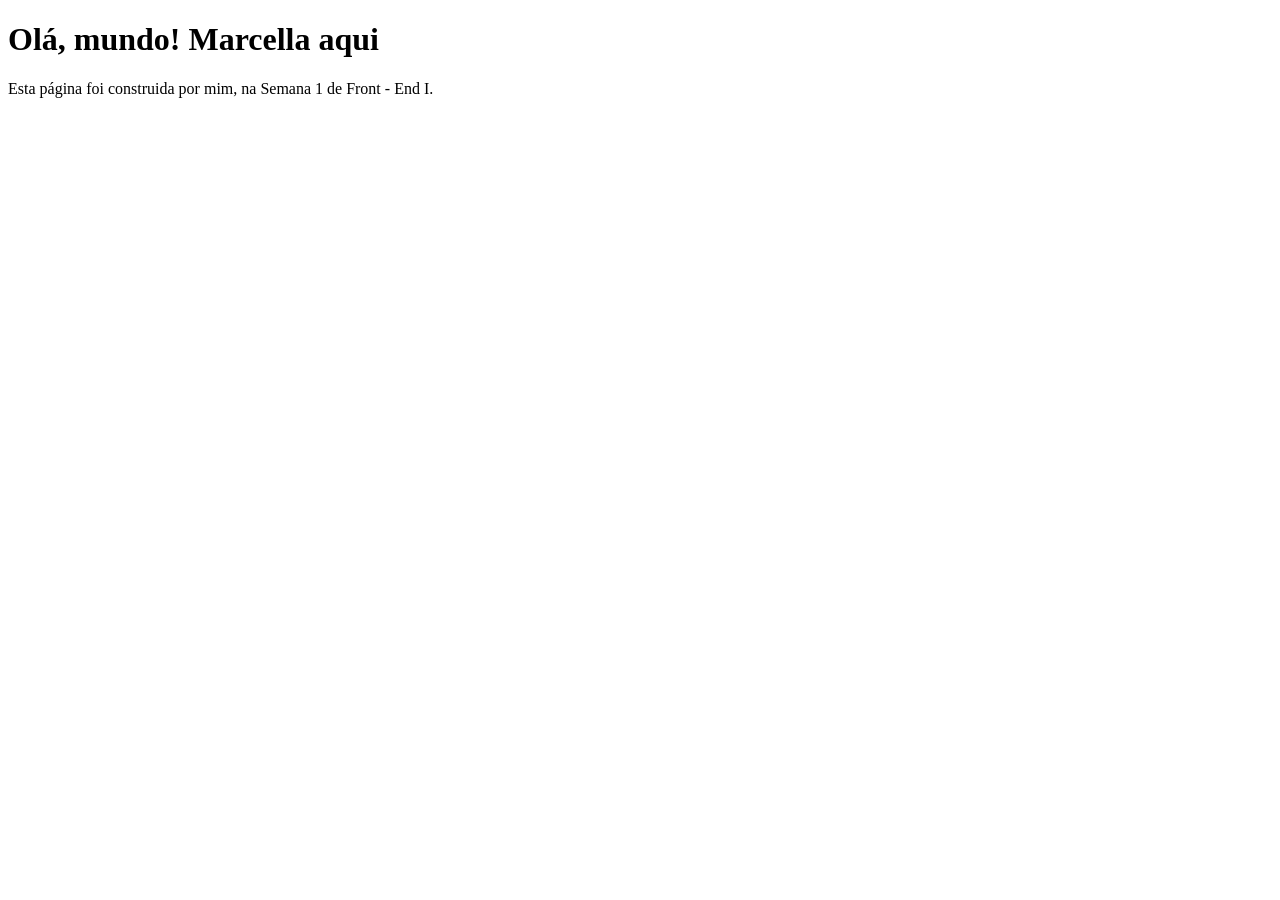
<file: semana01/index.html>
<!DOCTYPE html>
<html lang="pt-BR">
<head>
    <meta charset="UTF-8">
    <title>Minha primeira página</title>
</head>
<body>
    <h1>Olá, mundo! Marcella aqui</h1>
    <p>Esta página foi construida por mim, na Semana 1 de Front - End I.</p>
</body>
</html>
</file>
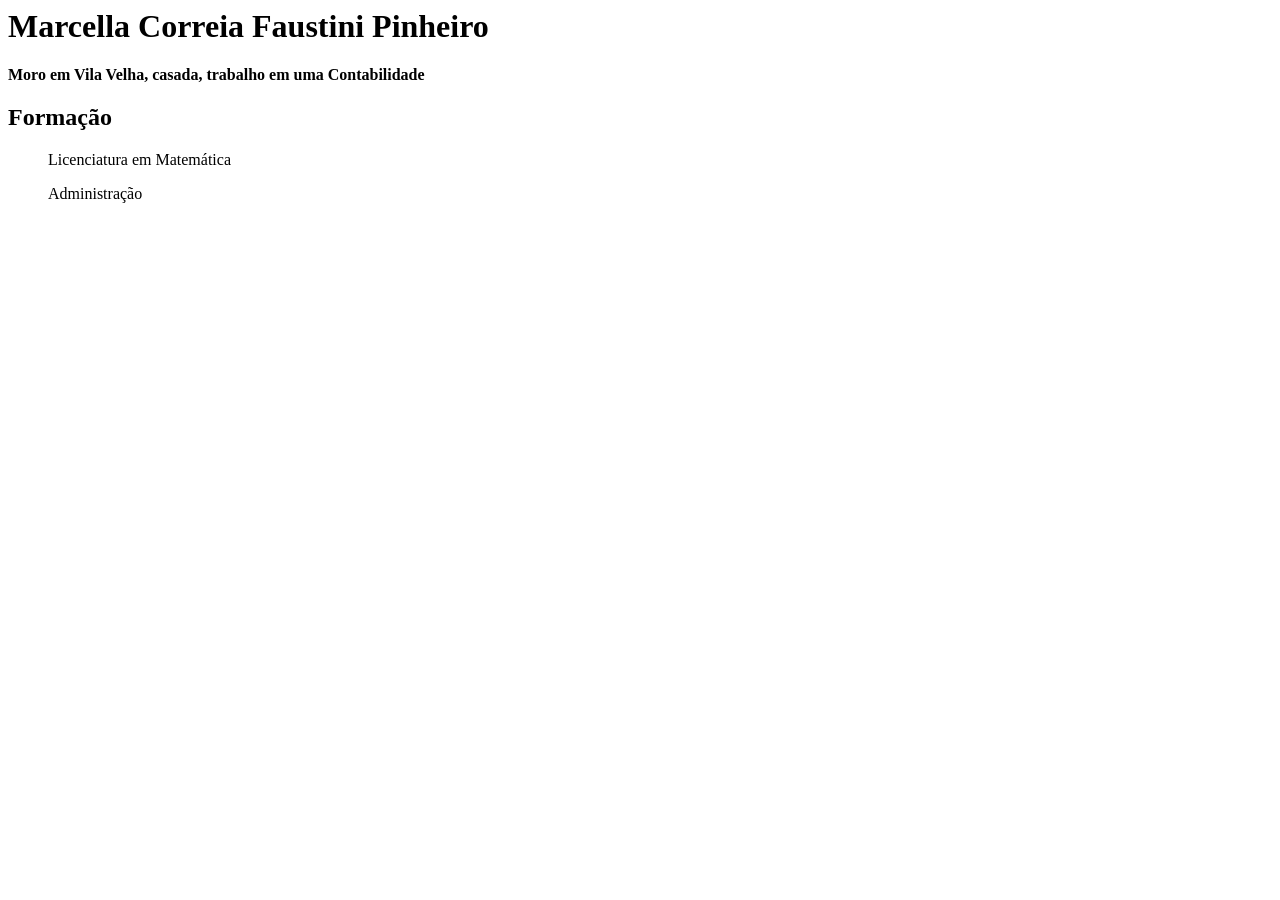
<file: semana03/index.html>
<Doc><!DOCTYPE html>
<html lang="pt-BR">
<head>
    <meta charset="UTF-8">
    <meta name="viewport" content="width=device-width, initial-scale=1.0">
    <title>Meu Perfil</title>
</head>
<body>
    <h1>Marcella Correia Faustini Pinheiro</h1>
    <strong>Moro em Vila Velha, casada, trabalho em uma Contabilidade</strong>
    <h2>Formação</h2>
    <ol>Licenciatura em Matemática</ol>
    <ol>Administração</ol>
    

    
</body>
</html></Doc>
</file>
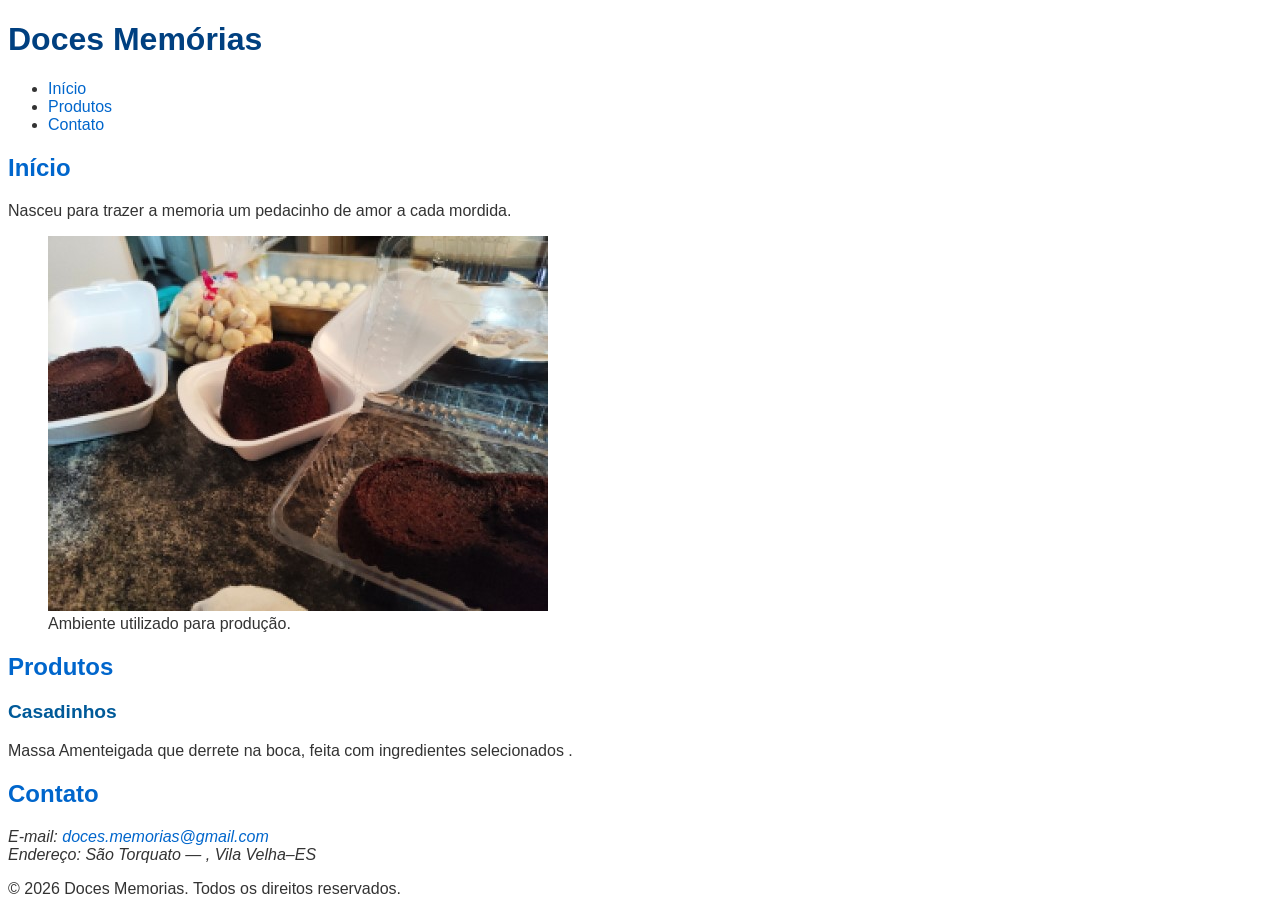
<file: semana05/index.html>
<!DOCTYPE html>
<html lang="pt-BR">
<head>
  <meta charset="UTF-8">
  <meta name="viewport" content="width=device-width, initial-scale=1">
  <title>DocesMemórias - Incubadora</title>
  <link rel="stylesheet" href="style.css">
</head>
<body>
  <header>
    <h1>Doces Memórias</h1>
    <nav>
      <ul>
        <li><a href="#inicio">Início</a></li>
        <li><a href="#produtos">Produtos</a></li>
        <li><a href="#contato">Contato</a></li>
      </ul>
    </nav>
  </header>

  <main id="conteudo">
    <section id="inicio">
      <h2>Início</h2>
      <p>Nasceu para trazer a memoria um pedacinho de amor a cada mordida.</p>
      <figure>
        <img src="apresentacao.jpg" alt="Nossa produção">
        <figcaption>Ambiente utilizado para produção.</figcaption>
      </figure>
    </section>

    <section id="produtos">
      <h2>Produtos</h2>
      <article>
        <h3>Casadinhos</h3>
        <p>Massa Amenteigada que derrete na boca, feita com ingredientes selecionados .</p>
      </article>
    </section>

    <section id="contato">
      <h2>Contato</h2>
      <address>
        E-mail: <a href="mailto:doces.memorias@gmail.com">doces.memorias@gmail.com</a><br>
        Endereço: São Torquato — , Vila Velha–ES
      </address>
    </section>
  </main>

  <footer>
    <p>&copy; <time datetime="2026">2026</time> Doces Memorias. Todos os direitos reservados.</p>
  </footer>
</body>
</html>
</file>
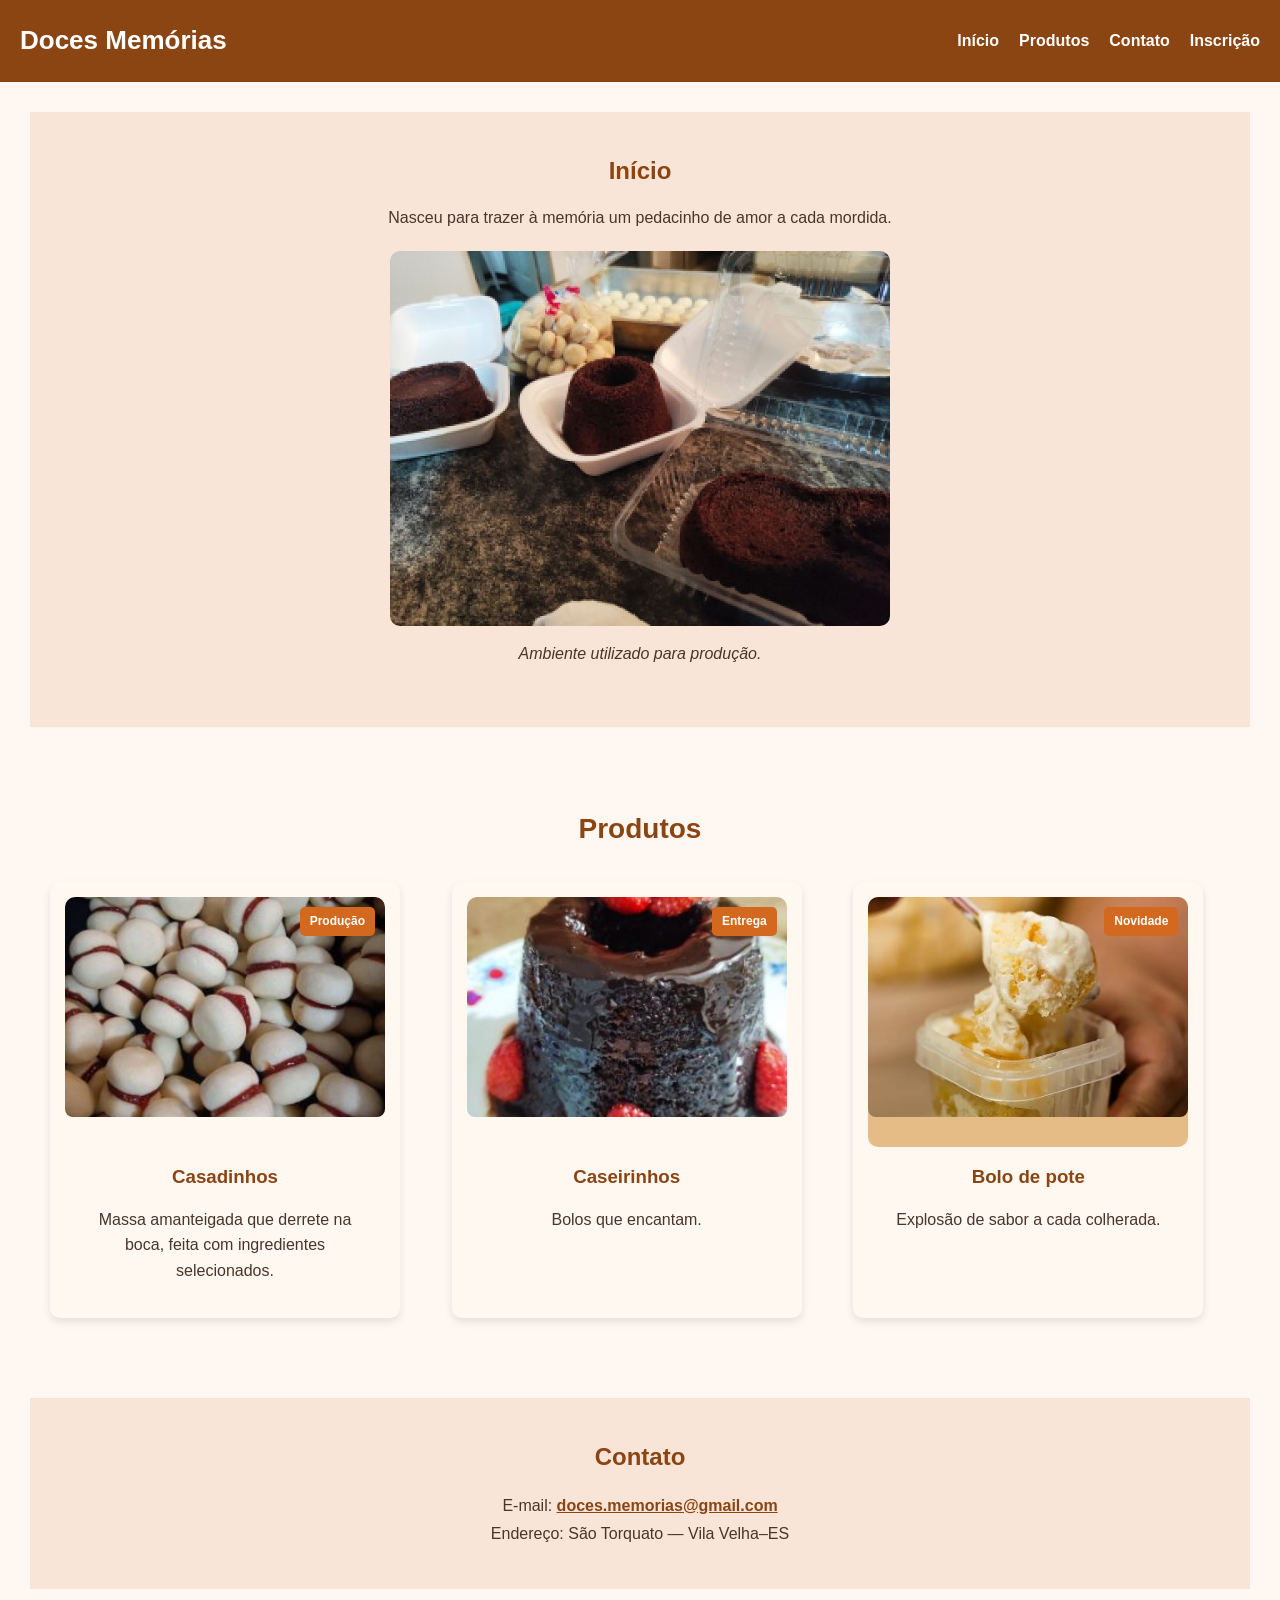
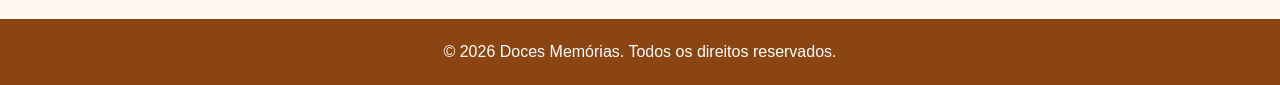
<file: semana06/index.html>
<!DOCTYPE html>
<html lang="pt-BR">

<head>
    <meta charset="UTF-8">
    <meta name="viewport" content="width=device-width, initial-scale=1">

    <title>Doces Memórias - Incubadora</title>

    <link rel="stylesheet" href="style.css">
</head>

<body>

    <!-- CABEÇALHO -->
    <header class="cabecalho" id="inicio">

        <h1>Doces Memórias</h1>

        <nav>
            <ul class="menu">
                <li><a href="#inicio">Início</a></li>
                <li><a href="#produtos">Produtos</a></li>
                <li><a href="#contato">Contato</a></li>
                <li>
                    <a href="pre-incubacao.html">Inscrição</a>
                </li>
            </ul>
        </nav>

    </header>

    <!-- CONTEÚDO PRINCIPAL -->
    <main id="conteudo">

        <!-- SEÇÃO INICIAL -->
        <section id="apresentacao" class="inicio">

            <h2>Início</h2>

            <p>
                Nasceu para trazer à memória um pedacinho
                de amor a cada mordida.
            </p>

            <figure>
                <img src="apresentacao.jpg" alt="Nossa produção">

                <figcaption>
                    Ambiente utilizado para produção.
                </figcaption>
            </figure>

        </section>

        <!-- GALERIA DE PRODUTOS -->
        <section id="produtos" class="produtos">

            <h2>Produtos</h2>

            <div class="galeria">

                <!-- CARD 1 -->
                <article class="card">

                    <div class="imagem-card">

                        <img src="casadinhos.jpg"
                             alt="Casadinhos">

                        <span class="badge">Produção</span>

                    </div>

                    <h3>Casadinhos</h3>

                    <p>
                        Massa amanteigada que derrete na boca,
                        feita com ingredientes selecionados.
                    </p>

                </article>

                <!-- CARD 2 -->
                <article class="card">

                    <div class="imagem-card">

                        <img src="Caseirinho01.jpg"
                             alt="Bolo caseirinho de chocolate">

                        <span class="badge">Entrega</span>

                    </div>

                    <h3>Caseirinhos</h3>

                    <p>
                        Bolos que encantam.
                    </p>

                </article>

                <!-- CARD 3 -->
                <article class="card">

                    <div class="imagem-card imagem3">

                        <img src="bolodepote.jpg"
                             alt="Bolo de pote de abacaxi">

                        <span class="badge">Novidade</span>

                    </div>

                    <h3>Bolo de pote</h3>

                    <p>
                        Explosão de sabor a cada colherada.
                    </p>

                </article>

            </div>

        </section>

        <!-- SEÇÃO DE CONTATO -->
        <section id="contato" class="contato">

            <h2>Contato</h2>

            <address>

                E-mail:
                <a href="mailto:doces.memorias@gmail.com">
                    doces.memorias@gmail.com
                </a>

                <br>

                Endereço: São Torquato — Vila Velha–ES

            </address>

        </section>

    </main>

    <!-- RODAPÉ -->
    <footer id="rodape">

        <p>
            &copy; <time datetime="2026">2026</time>
            Doces Memórias. Todos os direitos reservados.
        </p>

    </footer>

</body>
</html>
</file>
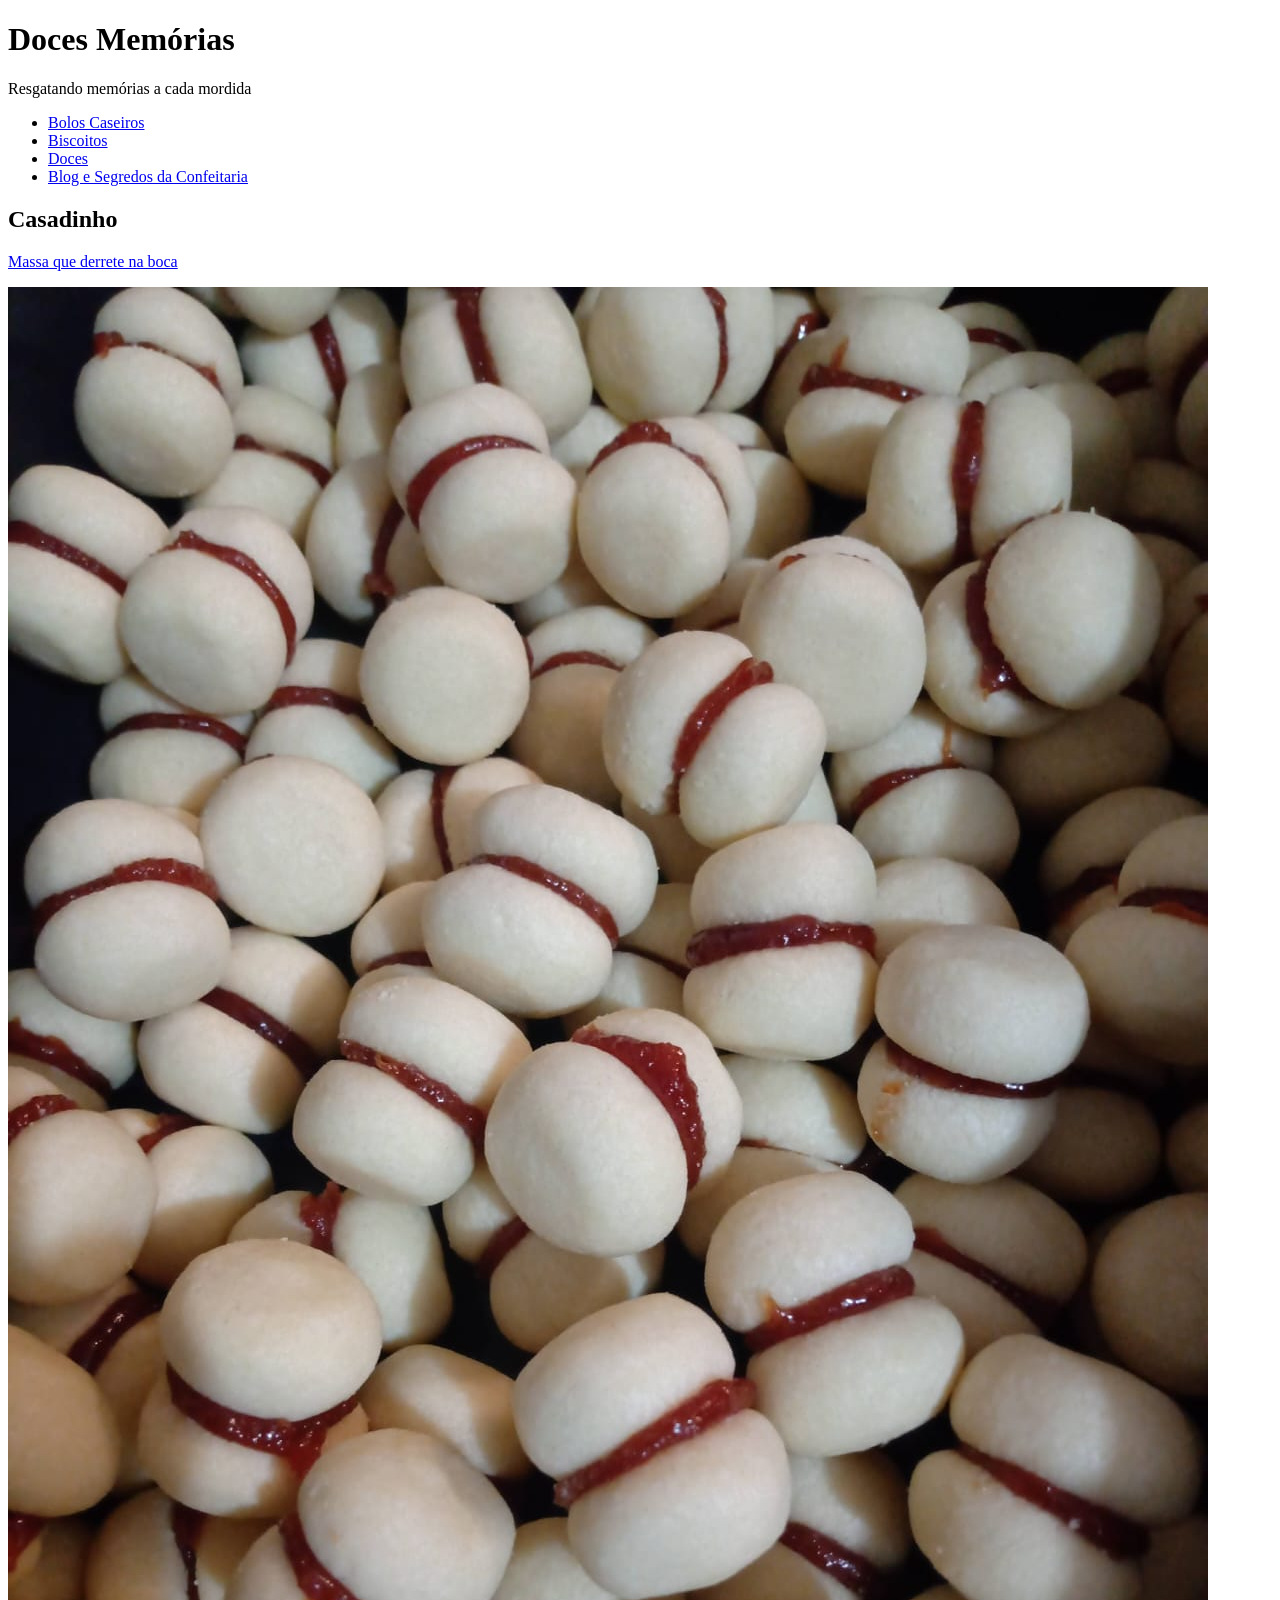
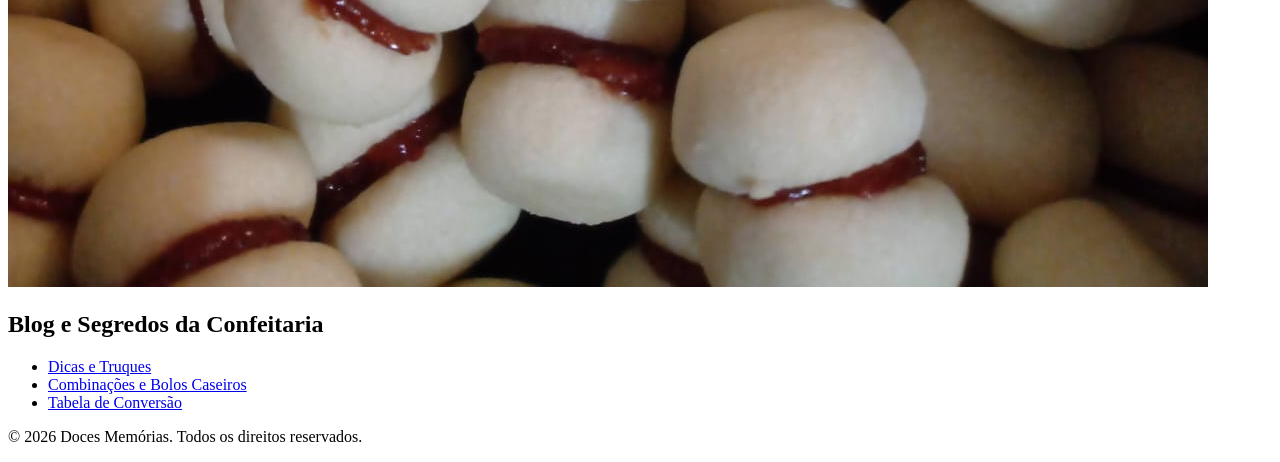
<file: semana03/index-semantico.html>
<!DOCTYPE html>
<html lang="pt-BR">
    <head>
        <meta charset="UTF-8">
        <meta name="viewport" content="width=device-width, initial-scale=1.0">
        <title>Doces Memórias</title>
    </head>
    <body>

        <header>
            <h1>Doces Memórias</h1>
            <p>Resgatando memórias a cada mordida</p>
            <nav>
                <ul>
                    <li><a href="bolo">Bolos Caseiros</a></li>
                    <li><a href="biscoitos">Biscoitos</a></li>
                    <li><a href="doces">Doces</a></li>
                    <li><a href="blog">Blog e Segredos da Confeitaria</a></li>


                </ul>
            </nav>
        </header>
        <main>
            <section id="Biscoitos">
                <h2>Casadinho</h2>
                <p><a href="seu-link-aqui.html">Massa que derrete na boca</a></p>
                <img src="casadinhos.jpg" alt="Casadinhos">
                <section id="blog">
                <h2>Blog e Segredos da Confeitaria</h2>
                <ul>
                    <li><a href="https://pt.petitchef.com/artigos/dicas-e-truques-para-manter-biscoitos-e-cookies-frescos-por-mais-tempo-aid-4931" target="_blank">Dicas e Truques</a></li>
                    <li><a href="https://cafesensacao.com.br/cafe-da-manha-com-bolos-caseiros-e-cafe-coado-a-combinacao-que-aquece-a-alma/" target="_blank">Combinações e Bolos Caseiros</a></li>
                    <li><a href="https://confeitablog.blogspot.com/2025/11/tabela-de-medidas-confeitaria-guia-visual-conversor-culinario.html" target="_blank">Tabela de Conversão</a></li>
                </ul>
            </section>
        </main>

         <footer>
            <p>&copy 2026 Doces Memórias. Todos os direitos reservados.</p>
        </footer>
    </body>
</html>
</file>
<file: semana05/style.css>
/* Tipografia e cores básicas (somente fontes e cores) */
body { font-family: Arial, Helvetica, sans-serif; color: #333; }

h1 { font-size: 2rem; color: #004080; }
h2 { font-size: 1.5rem; color: #0066cc; }
h3 { font-size: 1.2rem; color: #005a99; }

p, li, address, a { font-size: 1rem; }
a { color: #0066cc; text-decoration: none; }
a:hover { text-decoration: underline; }
</file>
<file: semana06/style.css>
/* =================================
   CONFIGURAÇÕES GERAIS
================================= */

* {
    margin: 0;
    padding: 0;
    box-sizing: border-box;
}

html {
    scroll-behavior: smooth;
}

body {
    font-family: Arial, sans-serif;
    background-color: #fff8f2;
    color: #49352c;
    line-height: 1.6;
}

/* =================================
   CABEÇALHO COM FLEXBOX
================================= */

.cabecalho {
    display: flex;
    justify-content: space-between;
    align-items: center;

    background-color: #713e32;
    color: white;

    padding: 20px 40px;

    /* Cabeçalho permanece no topo */
    position: sticky;
    top: 0;

    /* Prioridade de exibição */
    z-index: 1000;
}

.cabecalho h1 {
    font-size: 26px;
}

/* =================================
   MENU DE NAVEGAÇÃO
================================= */

.menu {
    display: flex;
    gap: 25px;
    list-style: none;
}

.menu a {
    color: white;
    text-decoration: none;
    font-weight: bold;
}

.menu a:hover {
    color: #ffd6a5;
}

/* =================================
   SEÇÃO INICIAL
================================= */

.inicio {
    text-align: center;
    padding: 40px 20px;
    background-color: #f9e5d8;
}

.inicio h2 {
    margin-bottom: 15px;
}

.inicio p {
    margin-bottom: 20px;
}

.inicio img {
    width: 100%;
    max-width: 600px;
    height: auto;
    border-radius: 10px;
}

figcaption {
    margin-top: 8px;
    font-style: italic;
}

/* =================================
   SEÇÃO DE PRODUTOS
================================= */

.produtos {
    padding: 50px 20px;
    text-align: center;
}

.produtos h2 {
    margin-bottom: 30px;
    font-size: 28px;
}

/* =================================
   GALERIA COM FLEXBOX
================================= */

.galeria {
    display: flex;
    justify-content: center;
    align-items: stretch;
    gap: 25px;
    flex-wrap: wrap;
}

/* =================================
   CARDS
================================= */

.card {
    width: 280px;
    background-color: white;

    border-radius: 12px;
    overflow: hidden;

    box-shadow: 0 4px 10px rgba(0, 0, 0, 0.15);

    transition: transform 0.3s;
}

.card:hover {
    transform: translateY(-5px);
}

.card h3 {
    margin: 15px;
    color: #713e32;
}

.card p {
    padding: 0 15px 20px;
}

/* =================================
   ÁREA VISUAL DOS CARDS
================================= */

.imagem-card {
    position: relative;
    width: 100%;
    height: 250px;
    overflow: hidden;
    border-radius: 10px;
}

.imagem-card img {
    width: 100%;
    height: 100%;
    object-fit: cover;
    display: block;
}
.imagem2 {
    background-color: #bd8064;
}

.imagem3 {
    background-color: #e5bb86;
}

/* =================================
   ETIQUETA RELATIVE / ABSOLUTE
================================= */

.badge {
    position: absolute;

    top: 12px;
    right: 12px;

    background-color: #fff0c2;
    color: #713e32;

    padding: 5px 12px;
    border-radius: 20px;

    font-size: 12px;
    font-weight: bold;
}

/* =================================
   SEÇÃO CONTATO
================================= */

.contato {
    text-align: center;
    padding: 40px 20px;
    background-color: #f9e5d8;
}

.contato h2 {
    margin-bottom: 15px;
}

.contato a {
    color: #713e32;
    font-weight: bold;
}

/* =================================
   RODAPÉ
================================= */

footer {
    background-color: #713e32;
    color: white;

    text-align: center;
    padding: 25px;
}

/* =================================
   RESPONSIVIDADE - CELULAR
================================= */


/* =========================================
   CONFIGURAÇÃO GERAL
========================================= */

* {
    box-sizing: border-box;
}

html {
    scroll-behavior: smooth;
}

body {
    margin: 0;
    min-height: 100vh;

    /* GRID: HEADER, MAIN E FOOTER */
    display: grid;
    grid-template-rows: auto 1fr auto;

    font-family: Arial, sans-serif;
}

/* =========================================
   CABEÇALHO
========================================= */

.cabecalho {
    display: flex;
    justify-content: space-between;
    align-items: center;

    padding: 20px;
    background-color: #8B4513;
    color: white;
}

.cabecalho h1 {
    margin: 0;
}

/* MENU */

.menu {
    display: flex;
    gap: 20px;

    list-style: none;
    padding: 0;
    margin: 0;
}

.menu a {
    color: white;
    text-decoration: none;
    font-weight: bold;
}

.menu a:hover {
    color: #FFD700;
}

/* =========================================
   CONTEÚDO PRINCIPAL
========================================= */

main {
    padding: 30px;
    display: grid;
    gap: 30px;
}

section {
    padding: 20px;
}

section h2 {
    text-align: center;
    color: #8B4513;
}

/* =========================================
   SEÇÃO INICIAL
========================================= */

.inicio {
    text-align: center;
}

.inicio figure {
    margin: 20px auto;
}

.inicio img {
    max-width: 100%;
    width: 500px;
    height: auto;
    border-radius: 10px;
}

/* =========================================
   GALERIA COM CSS GRID E AUTO-FIT
========================================= */

.galeria {
    display: grid;

    grid-template-columns:
        repeat(auto-fit, minmax(250px, 1fr));

    gap: 25px;
}

/* =========================================
   CARDS DOS PRODUTOS
========================================= */

.card {
    background-color: #FFF8F0;

    border-radius: 10px;
    padding: 15px;

    text-align: center;

    box-shadow: 0 4px 8px rgba(0, 0, 0, 0.1);

    transition: transform 0.3s;
}

.card:hover {
    transform: translateY(-5px);
}

.imagem-card {
    position: relative;
}

.imagem-card img {
    width: 100%;
    height: 220px;

    object-fit: cover;

    border-radius: 8px;
}

/* ETIQUETAS */

.badge {
    position: absolute;

    top: 10px;
    right: 10px;

    background-color: #D2691E;
    color: white;

    padding: 5px 10px;
    border-radius: 5px;

    font-size: 12px;
    font-weight: bold;
}

.card h3 {
    color: #8B4513;
}

/* =========================================
   CONTATO
========================================= */

.contato {
    text-align: center;
}

.contato address {
    font-style: normal;
    line-height: 1.8;
}

.contato a {
    color: #8B4513;
}

/* =========================================
   RODAPÉ
========================================= */

footer {
    background-color: #8B4513;
    color: white;

    text-align: center;
    padding: 20px;
}

/* =========================================
   RESPONSIVIDADE
========================================= */

@media (max-width: 600px) {

    .cabecalho {
        flex-direction: column;
        gap: 20px;
    }

    .menu {
        flex-wrap: wrap;
        justify-content: center;
    }

    main {
        padding: 15px;
    }

    
.galeria {
    display: grid;
    grid-template-columns: repeat(auto-fit, minmax(250px, 1fr));
    gap: 25px;
}

}


    .card {
        width: 100%;
        max-width: 350px;
    }
</file>
